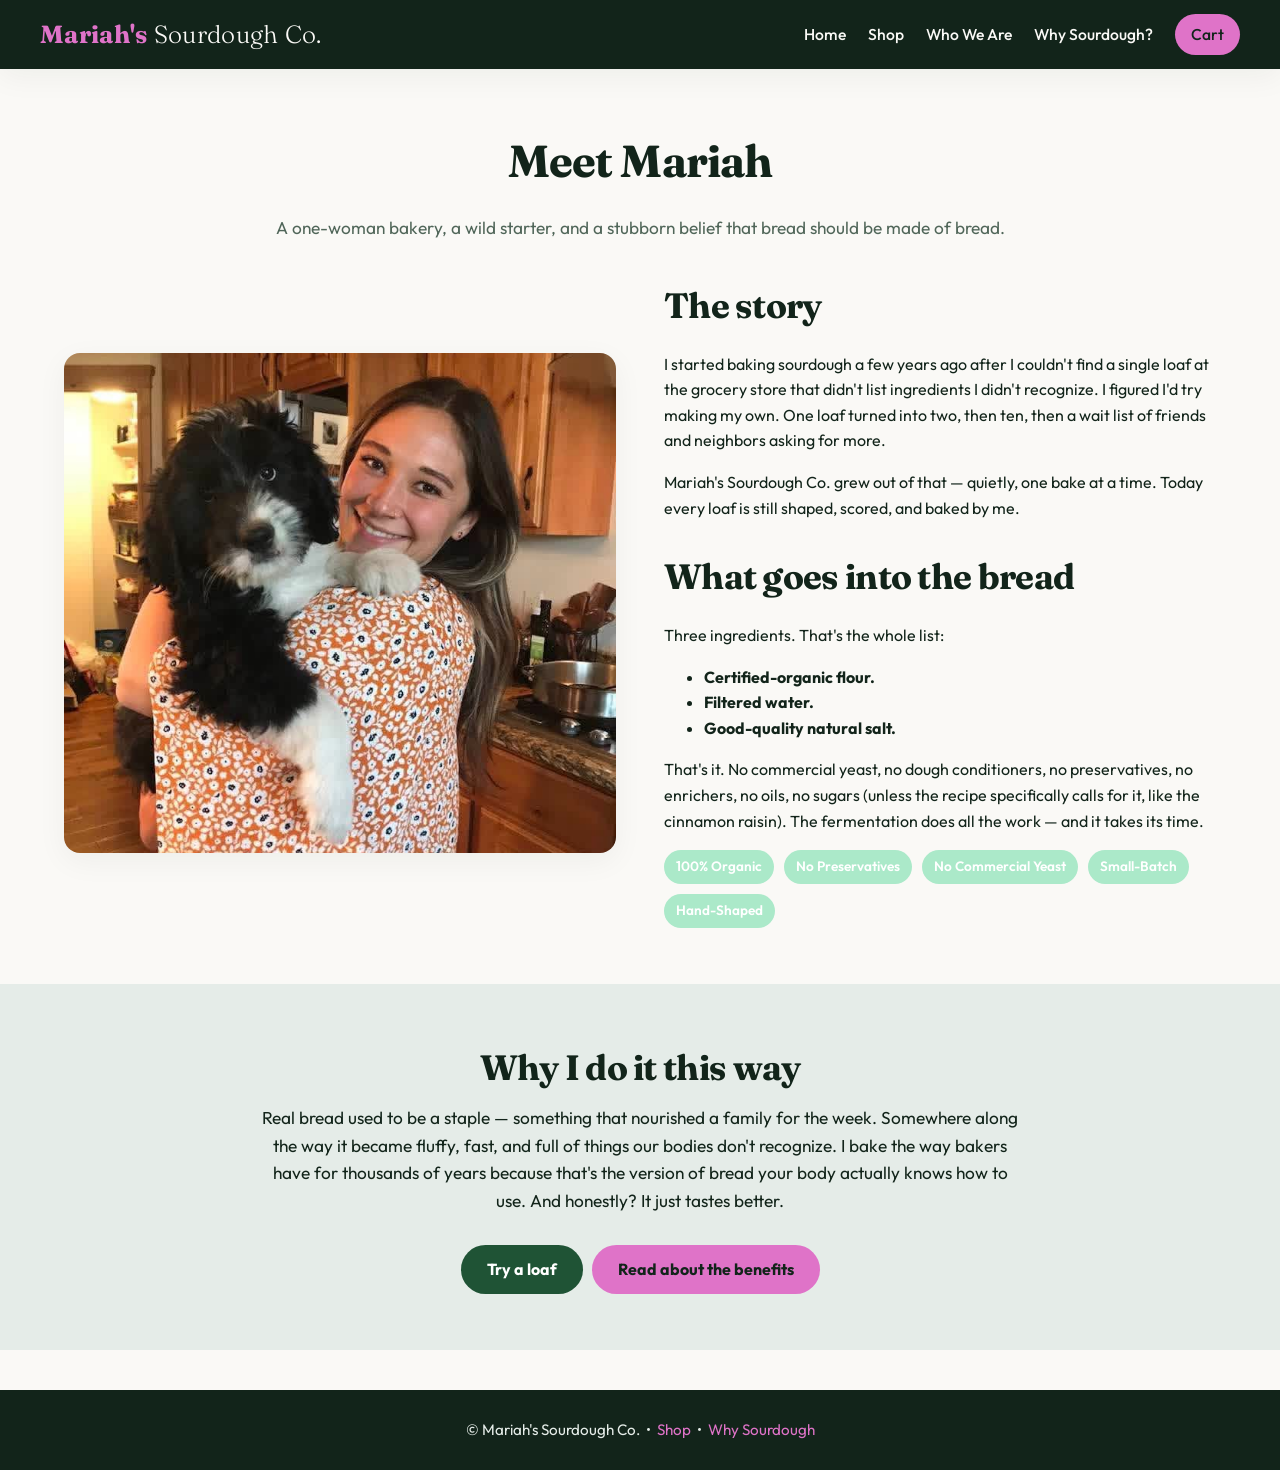
<file: about.html>
<!DOCTYPE html>
<html lang="en">
<head>
  <meta charset="UTF-8">
  <meta name="viewport" content="width=device-width, initial-scale=1.0">
  <title>Who We Are — Mariah's Sourdough Co.</title>
  <link rel="stylesheet" href="styles.css">
</head>
<body>

  <header class="site-header">
    <div class="nav-wrap">
      <a href="index.html" class="brand">Mariah's <span>Sourdough Co.</span></a>
      <nav class="site-nav">
        <a href="index.html">Home</a>
        <a href="shop.html">Shop</a>
        <a href="about.html">Who We Are</a>
        <a href="why-sourdough.html">Why Sourdough?</a>
        <a class="cart-link" href="cart.html">Cart<span data-cart-count></span></a>
      </nav>
    </div>
  </header>

  <section class="container">
    <h1 class="section-title">Meet Mariah</h1>
    <p class="section-sub">A one-woman bakery, a wild starter, and a stubborn belief that bread should be made of bread.</p>

    <div class="story-grid">
      <img src="mariah.jpg" alt="Mariah at home with her puppy">
      <div>
        <h2>The story</h2>
        <p>I started baking sourdough a few years ago after I couldn't find a single loaf at the grocery store that didn't list ingredients I didn't recognize. I figured I'd try making my own. One loaf turned into two, then ten, then a wait list of friends and neighbors asking for more.</p>
        <p>Mariah's Sourdough Co. grew out of that — quietly, one bake at a time. Today every loaf is still shaped, scored, and baked by me.</p>

        <h2 style="margin-top:28px;">What goes into the bread</h2>
        <p>Three ingredients. That's the whole list:</p>
        <ul>
          <li><strong>Certified-organic flour.</strong></li>
          <li><strong>Filtered water.</strong></li>
          <li><strong>Good-quality natural salt.</strong></li>
        </ul>
        <p>That's it. No commercial yeast, no dough conditioners, no preservatives, no enrichers, no oils, no sugars (unless the recipe specifically calls for it, like the cinnamon raisin). The fermentation does all the work — and it takes its time.</p>

        <div class="tag-row">
          <span class="tag">100% Organic</span>
          <span class="tag">No Preservatives</span>
          <span class="tag">No Commercial Yeast</span>
          <span class="tag">Small-Batch</span>
          <span class="tag">Hand-Shaped</span>
        </div>
      </div>
    </div>
  </section>

  <section style="background: var(--soft);">
    <div class="container">
      <h2 class="section-title">Why I do it this way</h2>
      <p style="max-width:760px; margin:0 auto; text-align:center; font-size:1.08rem;">
        Real bread used to be a staple — something that nourished a family for the week. Somewhere along the way it became fluffy, fast, and full of things our bodies don't recognize. I bake the way bakers have for thousands of years because that's the version of bread your body actually knows how to use. And honestly? It just tastes better.
      </p>
      <div style="text-align:center; margin-top:30px;">
        <a class="btn" href="shop.html">Try a loaf</a>
        &nbsp;
        <a class="btn secondary" href="why-sourdough.html">Read about the benefits</a>
      </div>
    </div>
  </section>

  <footer class="site-footer">
    © Mariah's Sourdough Co. &nbsp;•&nbsp;
    <a href="shop.html">Shop</a> &nbsp;•&nbsp;
    <a href="why-sourdough.html">Why Sourdough</a>
  </footer>

  <script src="script.js"></script>
</body>
</html>
</file>
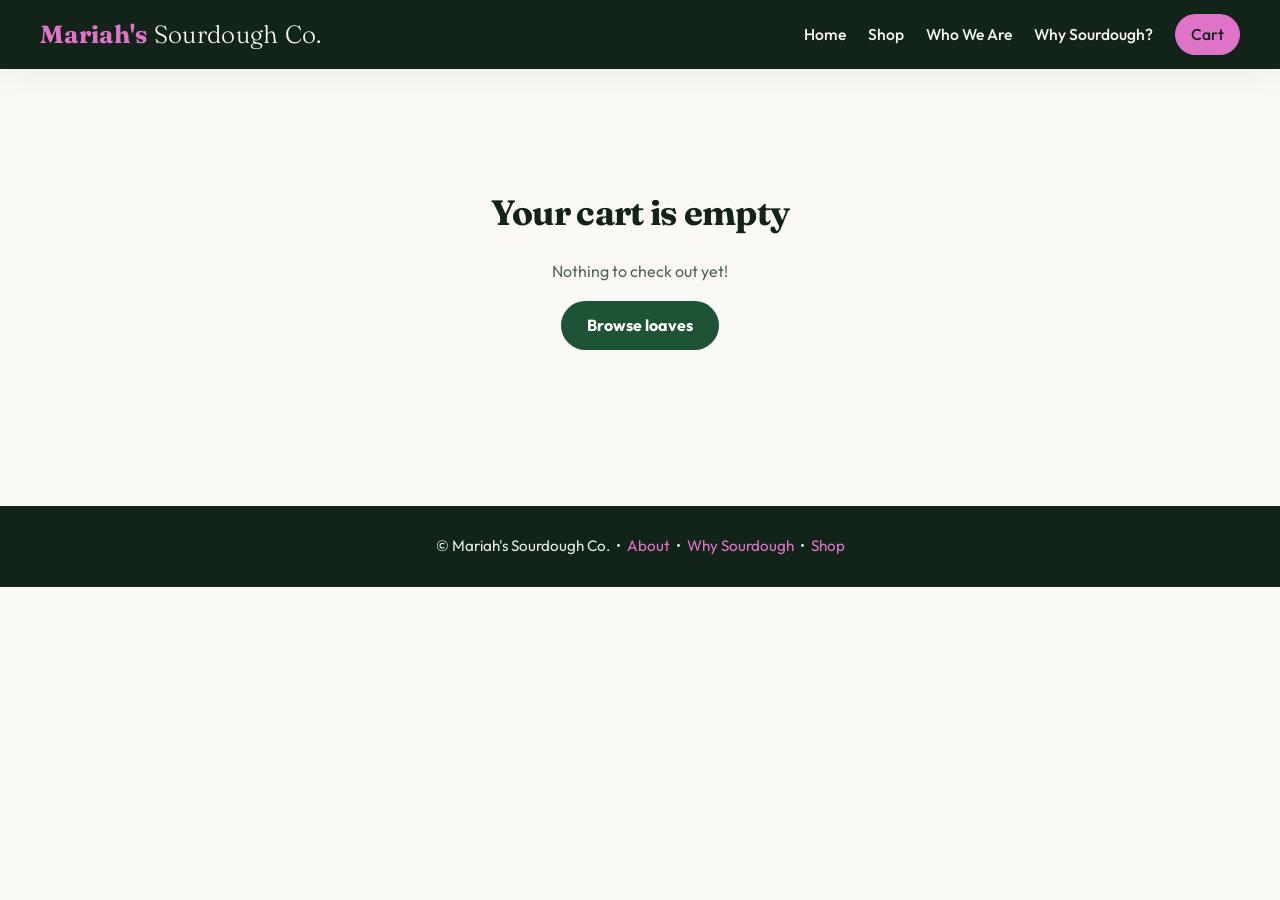
<file: checkout.html>
<!DOCTYPE html>
<html lang="en">
<head>
  <meta charset="UTF-8">
  <meta name="viewport" content="width=device-width, initial-scale=1.0">
  <title>Checkout — Mariah's Sourdough Co.</title>
  <link rel="stylesheet" href="styles.css">
  <style>
    .venmo-box {
      background: #F4F7F5;
      border: 1.5px solid var(--crust);
      border-radius: var(--radius);
      padding: 20px 22px;
      margin-top: 8px;
    }
    .venmo-row {
      display: flex;
      align-items: center;
      justify-content: space-between;
      gap: 12px;
      padding: 12px 0;
      border-bottom: 1px solid #E4E9E6;
    }
    .venmo-row:last-of-type { border-bottom: none; }
    .venmo-label { font-size: 0.85rem; color: var(--muted); font-weight: 600; }
    .venmo-value {
      font-family: 'Fraunces', Georgia, serif;
      font-size: 1.25rem;
      color: var(--cocoa);
      font-weight: bold;
    }
    .venmo-amount-value { color: var(--terracotta); font-size: 1.5rem; }
    .copy-btn {
      background: var(--cocoa);
      color: var(--crust);
      border: none;
      padding: 6px 14px;
      border-radius: 6px;
      font-size: 0.82rem;
      font-weight: bold;
      cursor: pointer;
    }
    .copy-btn:hover { background: #26362c; }
    .open-venmo-btn {
      display: inline-block;
      width: 100%;
      background: #008CFF;
      color: #fff !important;
      border: none;
      padding: 14px 22px;
      border-radius: 10px;
      font-size: 1.05rem;
      font-weight: bold;
      cursor: pointer;
      text-align: center;
      text-decoration: none;
      margin: 14px 0 0;
      transition: background .15s ease;
    }
    .open-venmo-btn:hover { background: #006fcc; text-decoration: none; }
    .venmo-instructions {
      margin-top: 14px;
      padding: 12px 14px;
      background: var(--soft);
      border-radius: 8px;
      font-size: 0.9rem;
      color: var(--cocoa);
      line-height: 1.5;
    }
    .venmo-instructions ol { margin: 8px 0 0; padding-left: 22px; }
    .venmo-instructions li { margin-bottom: 4px; }
    .local-note {
      font-size: 0.85rem;
      color: #76877D;
      margin-top: 8px;
      font-style: italic;
    }
    .submit-error {
      background: #fff0f0;
      border: 1px solid #d06a6a;
      color: #8a2a2a;
      padding: 10px 14px;
      border-radius: 8px;
      margin-top: 12px;
      font-size: 0.9rem;
      display: none;
    }
    .submit-error.show { display: block; }
  </style>
</head>
<body>

  <header class="site-header">
    <div class="nav-wrap">
      <a href="index.html" class="brand">Mariah's <span>Sourdough Co.</span></a>
      <nav class="site-nav">
        <a href="index.html">Home</a>
        <a href="shop.html">Shop</a>
        <a href="about.html">Who We Are</a>
        <a href="why-sourdough.html">Why Sourdough?</a>
        <a class="cart-link" href="cart.html">Cart<span data-cart-count></span></a>
      </nav>
    </div>
  </header>

  <section class="container" id="checkout-main">
    <h1 class="section-title">Checkout</h1>
    <p class="section-sub">Just your name and number, then pay with Venmo. We'll deliver locally — no shipping needed.</p>

    <div class="checkout-grid">
      <form id="venmo-order-form" class="checkout-form" novalidate
            action="https://formspree.io/f/xbdenaoj" method="POST">

        <h2>Your info</h2>
        <div class="co-row">
          <label>Full name
            <input type="text" name="full_name" required placeholder="Jane Baker">
          </label>
        </div>

        <h2>Pay with Venmo</h2>

        <div class="venmo-box">
          <div class="venmo-row">
            <div>
              <div class="venmo-label">Send this much</div>
              <div class="venmo-value venmo-amount-value" id="amount-display">$0.00</div>
            </div>
          </div>

          <div class="venmo-row">
            <div>
              <div class="venmo-label">To this Venmo handle</div>
              <div class="venmo-value" id="pay-handle">@mariahmetoyer</div>
            </div>
            <button type="button" class="copy-btn" onclick="copyText('pay-handle', this)">Copy</button>
          </div>

          <a class="open-venmo-btn" href="https://venmo.com/mariahmetoyer" target="_blank" rel="noopener">Open Venmo →</a>

          <div class="venmo-instructions">
            <strong>How it works:</strong>
            <ol>
              <li>Tap <strong>Open Venmo</strong> above (it'll take you straight to Mariah's profile)</li>
              <li>Send the amount shown</li>
              <li>Come back here and tap "I've sent it" below</li>
              <li>Mariah will text you to confirm</li>
            </ol>
          </div>
        </div>

        <input type="hidden" name="order_items" id="hidden-order-items">
        <input type="hidden" name="order_subtotal" id="hidden-subtotal">
        <input type="hidden" name="order_discount" id="hidden-discount">
        <input type="hidden" name="order_total" id="hidden-total">
        <input type="hidden" name="loaf_count" id="hidden-count">
        <input type="hidden" name="_subject" value="New sourdough order">

        <div class="submit-error" id="submit-error">
          Something went wrong submitting your order. Please try again, or text Mariah directly.
        </div>

        <button type="submit" id="submit-btn" class="btn" style="width:100%; margin-top:14px; font-size:1.05rem;">
          I've sent payment — submit order
        </button>

        <p class="co-legal">Your order isn't confirmed until Mariah has verified the payment. She'll text you within a few hours.</p>
      </form>

      <aside class="checkout-summary" id="order-summary">
        <h2>Order Summary</h2>
        <div class="co-lines" id="summary-lines"></div>
        <div class="co-totals" id="summary-totals"></div>
      </aside>
    </div>
  </section>

  <footer class="site-footer">
    © Mariah's Sourdough Co. &nbsp;•&nbsp;
    <a href="about.html">About</a> &nbsp;•&nbsp;
    <a href="why-sourdough.html">Why Sourdough</a> &nbsp;•&nbsp;
    <a href="shop.html">Shop</a>
  </footer>

  <script src="script.js"></script>
  <script>
    function copyText(id, btn) {
      const text = document.getElementById(id).innerText;
      navigator.clipboard.writeText(text).then(() => {
        const original = btn.textContent;
        btn.textContent = 'Copied!';
        setTimeout(() => { btn.textContent = original; }, 1200);
      });
    }

    function renderVenmoCheckout() {
      const cart = getCart();
      const ids = Object.keys(cart);
      const main = document.getElementById('checkout-main');

      if (ids.length === 0) {
        main.innerHTML = `
          <div class="empty-cart" style="text-align:center; padding:60px 20px;">
            <h2>Your cart is empty</h2>
            <p>Nothing to check out yet!</p>
            <a class="btn" href="shop.html">Browse loaves</a>
          </div>`;
        return;
      }

      const totals = cartTotals(cart);

      // Render order summary sidebar
      let itemsHtml = '';
      let orderItemsText = '';
      ids.forEach(id => {
        const p = PRODUCTS[id];
        if (!p) return;
        const qty = cart[id];
        itemsHtml += `
          <div class="co-line">
            <img src="${p.img}" alt="${p.name}">
            <div class="co-line-body">
              <div class="co-line-name">${p.name}</div>
              <div class="co-line-qty">Qty ${qty} × $${p.price.toFixed(2)}</div>
            </div>
            <div class="co-line-total">$${(p.price * qty).toFixed(2)}</div>
          </div>`;
        orderItemsText += `${p.name} × ${qty} = $${(p.price * qty).toFixed(2)}\n`;
      });
      document.getElementById('summary-lines').innerHTML = itemsHtml;

      let totalsHtml = `
        <div class="row"><span>Loaves</span><span>${totals.count}</span></div>
        <div class="row"><span>Subtotal</span><span>$${totals.subtotal.toFixed(2)}</span></div>`;
      if (totals.rate > 0) {
        totalsHtml += `<div class="row discount"><span>Discount (${(totals.rate * 100).toFixed(0)}% off)</span><span>−$${totals.discount.toFixed(2)}</span></div>`;
      }
      totalsHtml += `
        <div class="row"><span>Delivery</span><span>$0.00</span></div>
        <div class="row total"><span>Total</span><span>$${totals.total.toFixed(2)}</span></div>`;
      document.getElementById('summary-totals').innerHTML = totalsHtml;

      // Update the Venmo amount display
      document.getElementById('amount-display').textContent = `$${totals.total.toFixed(2)}`;

      // Pre-fill hidden inputs that will go to Formspree
      document.getElementById('hidden-order-items').value = orderItemsText.trim();
      document.getElementById('hidden-subtotal').value = `$${totals.subtotal.toFixed(2)}`;
      document.getElementById('hidden-discount').value = totals.rate > 0
        ? `${(totals.rate * 100).toFixed(0)}% off (−$${totals.discount.toFixed(2)})`
        : 'none';
      document.getElementById('hidden-total').value = `$${totals.total.toFixed(2)}`;
      document.getElementById('hidden-count').value = totals.count;
    }

    function wireVenmoForm() {
      const form = document.getElementById('venmo-order-form');
      if (!form) return;

      form.addEventListener('submit', async (e) => {
        e.preventDefault();

        const submitBtn = document.getElementById('submit-btn');
        const errorBox = document.getElementById('submit-error');
        errorBox.classList.remove('show');
        submitBtn.disabled = true;
        submitBtn.textContent = 'Sending...';

        const data = new FormData(form);

        try {
          const response = await fetch(form.action, {
            method: 'POST',
            body: data,
            headers: { 'Accept': 'application/json' }
          });

          if (response.ok) {
            showOrderConfirmation(
              data.get('full_name') || 'friend',
              data.get('order_total') || '',
              data.get('loaf_count') || ''
            );
            clearCart();
          } else {
            const errData = await response.json().catch(() => ({}));
            errorBox.textContent = (errData.error || 'Something went wrong submitting your order. Please try again, or text Mariah directly.');
            errorBox.classList.add('show');
            submitBtn.disabled = false;
            submitBtn.textContent = "I've sent payment — submit order";
          }
        } catch (err) {
          errorBox.textContent = 'Network error — please check your connection and try again.';
          errorBox.classList.add('show');
          submitBtn.disabled = false;
          submitBtn.textContent = "I've sent payment — submit order";
        }
      });
    }

    function showOrderConfirmation(name, total, count) {
      const main = document.getElementById('checkout-main');
      main.innerHTML = `
        <div class="co-success">
          <div class="co-success-icon">✓</div>
          <h1>Order received!</h1>
          <p class="co-success-sub">Thanks, ${escapeHtml(name)}. We've got your order for <strong>${escapeHtml(count)} loaf${count == 1 ? '' : 'es'}</strong> totaling <strong>${escapeHtml(total)}</strong>.</p>
          <p>Mariah will text you within a few hours to confirm the Venmo payment came through.</p>
          <a class="btn" href="index.html">Back to home</a>
          &nbsp;
          <a class="btn secondary" href="shop.html">Keep shopping</a>
        </div>`;
      updateCartBadge();
    }

    function escapeHtml(str) {
      if (str == null) return '';
      return String(str).replace(/[&<>"']/g, c => ({
        '&': '&amp;', '<': '&lt;', '>': '&gt;', '"': '&quot;', "'": '&#39;'
      })[c]);
    }

    document.addEventListener('DOMContentLoaded', () => {
      renderVenmoCheckout();
      wireVenmoForm();
    });
  </script>

</body>
</html>
</file>
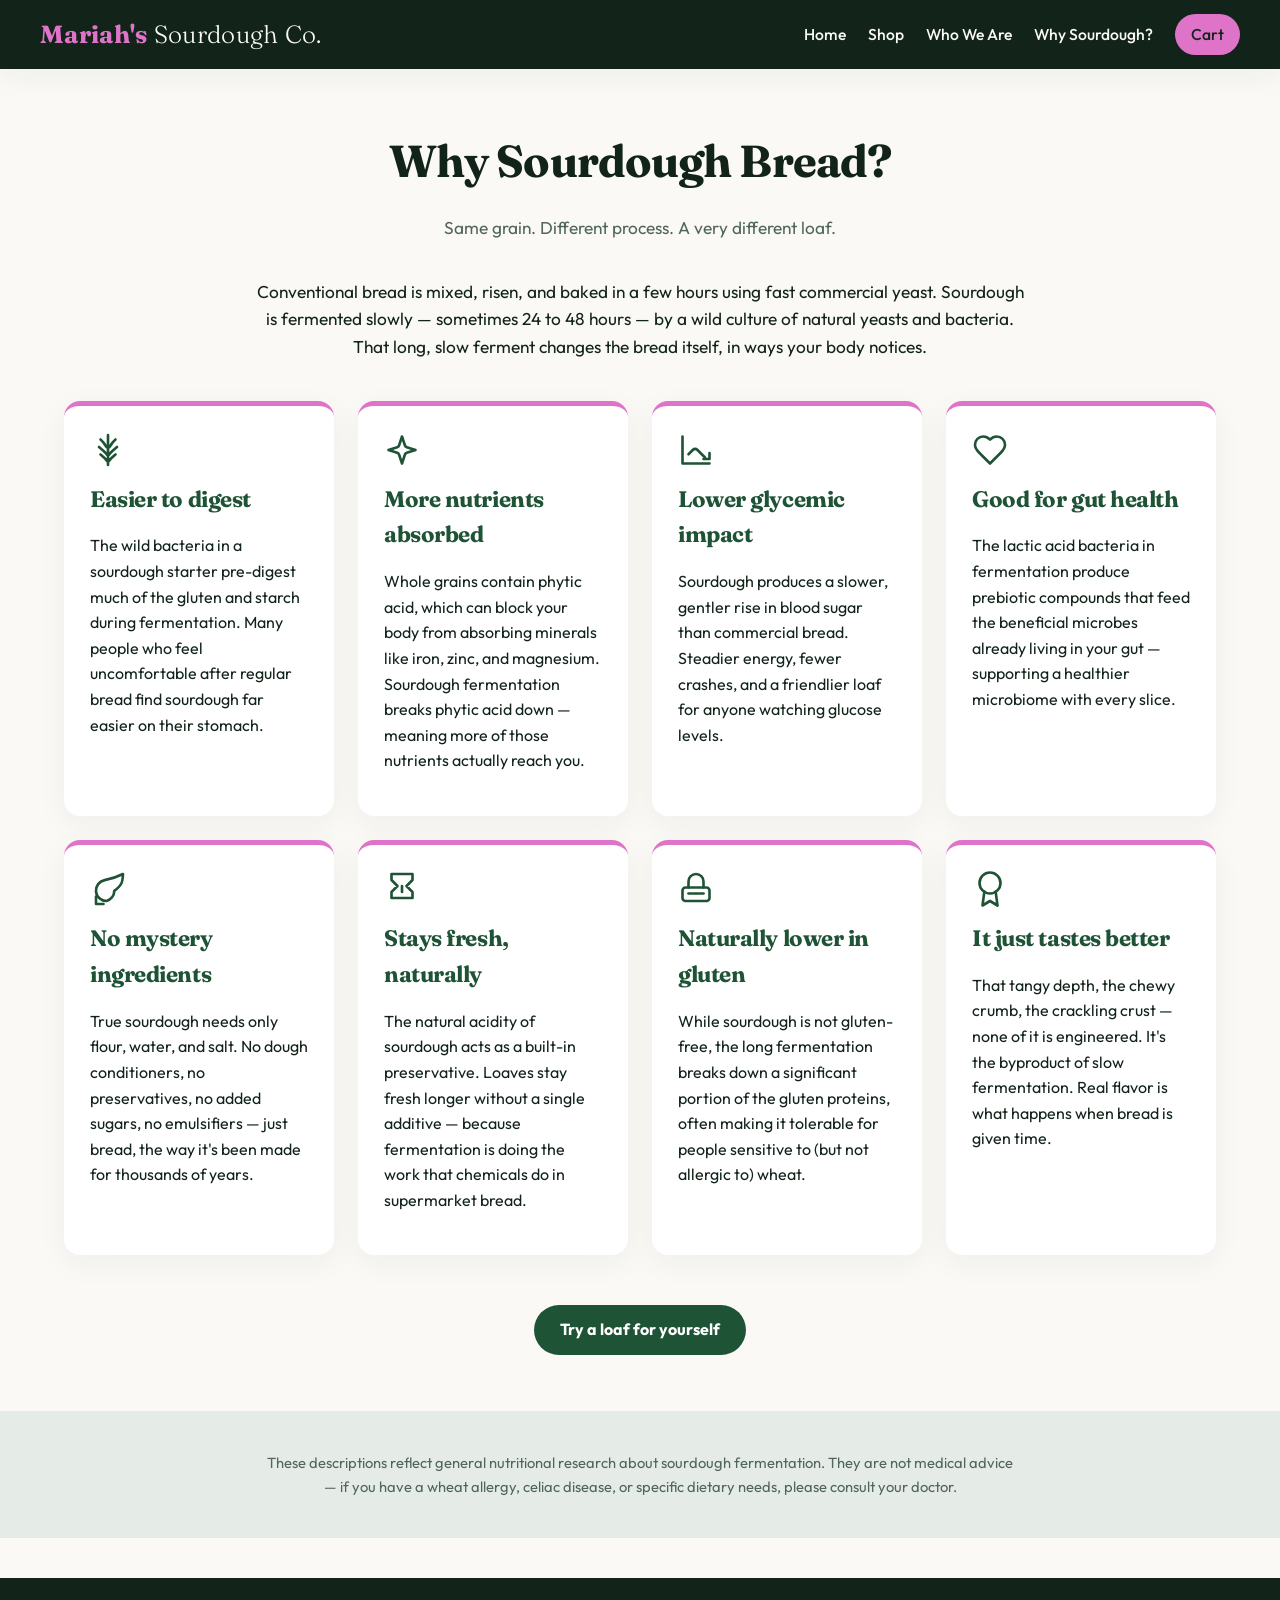
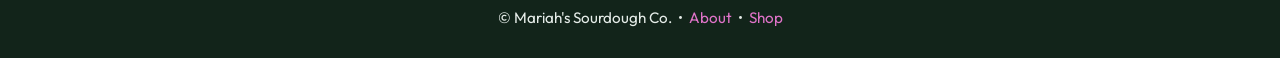
<file: why-sourdough.html>
<!DOCTYPE html>
<html lang="en">
<head>
  <meta charset="UTF-8">
  <meta name="viewport" content="width=device-width, initial-scale=1.0">
  <title>Why Sourdough? — Mariah's Sourdough Co.</title>
  <link rel="stylesheet" href="styles.css">
</head>
<body>

  <header class="site-header">
    <div class="nav-wrap">
      <a href="index.html" class="brand">Mariah's <span>Sourdough Co.</span></a>
      <nav class="site-nav">
        <a href="index.html">Home</a>
        <a href="shop.html">Shop</a>
        <a href="about.html">Who We Are</a>
        <a href="why-sourdough.html">Why Sourdough?</a>
        <a class="cart-link" href="cart.html">Cart<span data-cart-count></span></a>
      </nav>
    </div>
  </header>

  <section class="container">
    <h1 class="section-title">Why Sourdough Bread?</h1>
    <p class="section-sub">Same grain. Different process. A very different loaf.</p>

    <p style="max-width:780px; margin:0 auto 40px; text-align:center; font-size:1.08rem;">
      Conventional bread is mixed, risen, and baked in a few hours using fast commercial yeast. Sourdough is fermented slowly — sometimes 24 to 48 hours — by a wild culture of natural yeasts and bacteria. That long, slow ferment changes the bread itself, in ways your body notices.
    </p>

    <div class="benefit-grid">
      <div class="benefit-card">
        <span class="benefit-icon">
          <svg viewBox="0 0 24 24" width="36" height="36" stroke="currentColor" stroke-width="1.75" fill="none" stroke-linecap="round" stroke-linejoin="round">
            <path d="M12 2v20M17 5c-1.67 1.33-3 3.33-4 5M7 5c1.67 1.33 3 3.33 4 5M18 10c-2 1.67-4.33 3.33-5.5 5.5M6 10c2 1.67 4.33 3.33 5.5 5.5M17 15c-1.67 1.33-3.33 2.67-4.5 4.5M7 15c1.67 1.33 3.33 2.67 4.5 4.5"/>
          </svg>
        </span>
        <h3>Easier to digest</h3>
        <p>The wild bacteria in a sourdough starter pre-digest much of the gluten and starch during fermentation. Many people who feel uncomfortable after regular bread find sourdough far easier on their stomach.</p>
      </div>

      <div class="benefit-card">
        <span class="benefit-icon">
          <svg viewBox="0 0 24 24" width="36" height="36" stroke="currentColor" stroke-width="1.75" fill="none" stroke-linecap="round" stroke-linejoin="round">
            <path d="m12 3-1.912 5.813a2 2 0 0 1-1.275 1.275L3 12l5.813 1.912a2 2 0 0 1 1.275 1.275L12 21l1.912-5.813a2 2 0 0 1 1.275-1.275L21 12l-5.813-1.912a2 2 0 0 1-1.275-1.275L12 3Z"/>
          </svg>
        </span>
        <h3>More nutrients absorbed</h3>
        <p>Whole grains contain phytic acid, which can block your body from absorbing minerals like iron, zinc, and magnesium. Sourdough fermentation breaks phytic acid down — meaning more of those nutrients actually reach you.</p>
      </div>

      <div class="benefit-card">
        <span class="benefit-icon">
          <svg viewBox="0 0 24 24" width="36" height="36" stroke="currentColor" stroke-width="1.75" fill="none" stroke-linecap="round" stroke-linejoin="round">
            <path d="M3 3v18h18M18 17l-5.18-5.18a2 2 0 0 0-2.83 0L7 14.83M21 14v4h-4"/>
          </svg>
        </span>
        <h3>Lower glycemic impact</h3>
        <p>Sourdough produces a slower, gentler rise in blood sugar than commercial bread. Steadier energy, fewer crashes, and a friendlier loaf for anyone watching glucose levels.</p>
      </div>

      <div class="benefit-card">
        <span class="benefit-icon">
          <svg viewBox="0 0 24 24" width="36" height="36" stroke="currentColor" stroke-width="1.75" fill="none" stroke-linecap="round" stroke-linejoin="round">
            <path d="M19 14c1.49-1.46 3-3.21 3-5.5A5.5 5.5 0 0 0 16.5 3c-1.76 0-3 .5-4.5 2-1.5-1.5-2.74-2-4.5-2A5.5 5.5 0 0 0 2 8.5c0 2.3 1.5 4.05 3 5.5l7 7Z"/>
          </svg>
        </span>
        <h3>Good for gut health</h3>
        <p>The lactic acid bacteria in fermentation produce prebiotic compounds that feed the beneficial microbes already living in your gut — supporting a healthier microbiome with every slice.</p>
      </div>

      <div class="benefit-card">
        <span class="benefit-icon">
          <svg viewBox="0 0 24 24" width="36" height="36" stroke="currentColor" stroke-width="1.75" fill="none" stroke-linecap="round" stroke-linejoin="round">
            <path d="M11 20A7 7 0 0 1 9.8 6.1C15.5 5 17 4.48 22 2c-.28 5.75-.76 7.46-5.8 11.24a7.24 7.24 0 0 1-5.2 6.76Z"/>
            <path d="M9 22H4v-5"/>
          </svg>
        </span>
        <h3>No mystery ingredients</h3>
        <p>True sourdough needs only flour, water, and salt. No dough conditioners, no preservatives, no added sugars, no emulsifiers — just bread, the way it's been made for thousands of years.</p>
      </div>

      <div class="benefit-card">
        <span class="benefit-icon">
          <svg viewBox="0 0 24 24" width="36" height="36" stroke="currentColor" stroke-width="1.75" fill="none" stroke-linecap="round" stroke-linejoin="round">
            <path d="M5 2h14v4l-4 4 4 4v4H5v-4l4-4-4-4V2z"/>
            <path d="M12 10v4"/>
          </svg>
        </span>
        <h3>Stays fresh, naturally</h3>
        <p>The natural acidity of sourdough acts as a built-in preservative. Loaves stay fresh longer without a single additive — because fermentation is doing the work that chemicals do in supermarket bread.</p>
      </div>

      <div class="benefit-card">
        <span class="benefit-icon">
          <svg viewBox="0 0 24 24" width="36" height="36" stroke="currentColor" stroke-width="1.75" fill="none" stroke-linecap="round" stroke-linejoin="round">
            <path d="M7 11V7a5 5 0 0 1 10 0v4"/>
            <rect x="3" y="11" width="18" height="9" rx="2"/>
            <path d="M7 15h10"/>
          </svg>
        </span>
        <h3>Naturally lower in gluten</h3>
        <p>While sourdough is not gluten-free, the long fermentation breaks down a significant portion of the gluten proteins, often making it tolerable for people sensitive to (but not allergic to) wheat.</p>
      </div>

      <div class="benefit-card">
        <span class="benefit-icon">
          <svg viewBox="0 0 24 24" width="36" height="36" stroke="currentColor" stroke-width="1.75" fill="none" stroke-linecap="round" stroke-linejoin="round">
            <circle cx="12" cy="8" r="7"/>
            <path d="M8.21 13.89 7 23l5-3 5 3-1.21-9.12"/>
          </svg>
        </span>
        <h3>It just tastes better</h3>
        <p>That tangy depth, the chewy crumb, the crackling crust — none of it is engineered. It's the byproduct of slow fermentation. Real flavor is what happens when bread is given time.</p>
      </div>
    </div>

    <div style="text-align:center; margin-top:50px;">
      <a class="btn" href="shop.html">Try a loaf for yourself</a>
    </div>
  </section>

  <section style="background: var(--soft);">
    <div class="container" style="padding-top:40px; padding-bottom:40px;">
      <p style="text-align:center; font-size:0.92rem; color: var(--muted); max-width:760px; margin:0 auto;">
        These descriptions reflect general nutritional research about sourdough fermentation. They are not medical advice — if you have a wheat allergy, celiac disease, or specific dietary needs, please consult your doctor.
      </p>
    </div>
  </section>

  <footer class="site-footer">
    © Mariah's Sourdough Co. &nbsp;•&nbsp;
    <a href="about.html">About</a> &nbsp;•&nbsp;
    <a href="shop.html">Shop</a>
  </footer>

  <script src="script.js"></script>
</body>
</html>
</file>
<file: styles.css>
/* =========================================================
   Mariah's Sourdough Co. — shared styles
   Palette: Forest green, warm champagne, refined terracotta/clay
   ========================================================= */

@import url('https://fonts.googleapis.com/css2?family=Fraunces:ital,opsz,wght@0,9..144,300..900;1,9..144,300..900&family=Outfit:wght@100..900&display=swap');

:root {
  --cream:        #FAF9F6;   /* Alabaster off-white for a cleaner, modern background */
  --crust:        #df73c8;   /* Modern warm champagne/oat gold */
  --crust-dark:   #c253ac;   /* Richer gold border/accent */
  --terracotta:   #1F5335;   /* Rich primary forest green for CTA buttons, active links, prices */
  --cocoa:        #12241A;   /* Obsidian green-black for text and headers */
  --sage:         #abe9c9;   /* Bright fresh green for success states/added to cart */
  --soft:         #E5ECE8;   /* Soft sage-tinted sand-gray */
  --shadow:       0 8px 30px rgba(18, 36, 26, 0.05); /* Softer, high-end shadow */
  --radius:       16px;      /* Slightly more rounded corners for a modern UI */
  --muted:        #506659;   /* Muted pine-gray for description/secondary text */
}

* { box-sizing: border-box; }

html, body {
  margin: 0;
  padding: 0;
  font-family: 'Outfit', 'Helvetica Neue', Helvetica, Arial, sans-serif;
  color: var(--cocoa);
  background: var(--cream);
  line-height: 1.6;
  scroll-behavior: smooth;
}

h1, h2, h3 {
  font-family: 'Fraunces', Georgia, 'Times New Roman', serif;
  font-weight: 700;
  color: var(--cocoa);
  letter-spacing: -0.02em;
  margin: 0 0 0.5em;
}

h1 { font-size: 2.8rem; }
h2 { font-size: 2.2rem; }
h3 { font-size: 1.4rem; }

a { color: var(--terracotta); text-decoration: none; transition: color .15s ease; }
a:hover { text-decoration: underline; color: #173F28; }

img { max-width: 100%; display: block; }

/* ---------- Header / nav ---------- */
.site-header {
  background: var(--cocoa);
  color: var(--cream);
  padding: 14px 28px;
  position: sticky;
  top: 0;
  z-index: 50;
  box-shadow: var(--shadow);
}

.nav-wrap {
  max-width: 1200px;
  margin: 0 auto;
  display: flex;
  justify-content: space-between;
  align-items: center;
  gap: 18px;
  flex-wrap: wrap;
}

.brand {
  font-family: 'Fraunces', Georgia, serif;
  font-size: 1.55rem;
  color: var(--crust);
  font-weight: 700;
  letter-spacing: 0.3px;
  text-decoration: none;
  transition: opacity .15s ease;
}
.brand:hover { text-decoration: none; opacity: 0.85; }
.brand span { color: var(--cream); font-weight: 300; }

.site-nav {
  display: flex;
  gap: 22px;
  align-items: center;
  flex-wrap: wrap;
}

.site-nav a {
  color: var(--cream);
  font-weight: 500;
  font-size: 0.98rem;
}
.site-nav a:hover { color: var(--crust); text-decoration: none; }

.cart-link {
  background: var(--crust);
  color: var(--cocoa) !important;
  padding: 8px 16px;
  border-radius: 999px;
  font-weight: bold;
  transition: background .15s ease, transform .12s ease;
}
.cart-link:hover { background: #d2a75b; transform: translateY(-1px); }

/* ---------- Hero ---------- */
.hero {
  position: relative;
  height: 70vh;
  min-height: 460px;
  background:
    linear-gradient(180deg, rgba(24, 36, 29, 0.5), rgba(24, 36, 29, 0.65)),
    url('https://images.unsplash.com/photo-1509440159596-0249088772ff?auto=format&fit=crop&w=1800&q=80') center/cover no-repeat;
  display: flex;
  align-items: center;
  justify-content: center;
  text-align: center;
  color: var(--cream);
  padding: 0 24px;
}

.hero h1 {
  color: var(--cream);
  font-size: 3.4rem;
  max-width: 900px;
  text-shadow: 0 2px 16px rgba(0,0,0,0.4);
}

.hero p.lead {
  font-size: 1.25rem;
  max-width: 720px;
  margin: 8px auto 24px;
  text-shadow: 0 2px 10px rgba(0,0,0,0.4);
}

/* ---------- Buttons ---------- */
.btn {
  display: inline-block;
  background: var(--terracotta);
  color: #fff;
  border: none;
  padding: 12px 26px;
  font-size: 1rem;
  font-weight: bold;
  border-radius: 999px;
  cursor: pointer;
  transition: transform .12s ease, background .15s ease, box-shadow .15s ease;
  text-decoration: none;
}
.btn:hover { background: #173F28; transform: translateY(-1px); text-decoration: none; box-shadow: 0 4px 12px rgba(31, 83, 53, 0.25); }

.btn.secondary { background: var(--crust); color: var(--cocoa); }
.btn.secondary:hover { background: #d2a75b; }

.btn.ghost {
  background: transparent;
  color: var(--cream);
  border: 2px solid var(--cream);
}
.btn.ghost:hover { background: var(--cream); color: var(--cocoa); }

/* ---------- Containers / sections ---------- */
.container {
  max-width: 1200px;
  margin: 0 auto;
  padding: 56px 24px;
}

.section-title {
  text-align: center;
  margin-bottom: 8px;
}
.section-sub {
  text-align: center;
  color: var(--muted);
  margin-bottom: 36px;
  font-size: 1.08rem;
}

/* ---------- Deals banner ---------- */
.deal-banner {
  background: linear-gradient(90deg, var(--terracotta), var(--sage));
  color: #fff;
  text-align: center;
  padding: 14px 16px;
  font-weight: 600;
  font-size: 1.02rem;
  letter-spacing: 0.2px;
}
.deal-banner strong { background: rgba(0,0,0,0.18); padding: 2px 8px; border-radius: 4px; }

/* ---------- Product grid ---------- */
.product-grid {
  display: grid;
  grid-template-columns: repeat(auto-fit, minmax(260px, 1fr));
  gap: 28px;
}

.product-card {
  background: #fff;
  border-radius: var(--radius);
  overflow: hidden;
  box-shadow: var(--shadow);
  display: flex;
  flex-direction: column;
  transition: transform .18s ease, box-shadow .18s ease;
}
.product-card:hover {
  transform: translateY(-4px);
  box-shadow: 0 12px 28px rgba(24, 36, 29, 0.1);
}

.product-img {
  width: 100%;
  height: 220px;
  object-fit: cover;
}

.product-body {
  padding: 18px 20px 22px;
  display: flex;
  flex-direction: column;
  flex-grow: 1;
}

.product-name { margin: 0 0 6px; }
.product-desc {
  color: var(--muted);
  font-size: 0.95rem;
  flex-grow: 1;
  margin-bottom: 14px;
}
.product-price {
  font-family: 'Fraunces', Georgia, serif;
  color: var(--terracotta);
  font-size: 1.4rem;
  font-weight: bold;
  margin-bottom: 14px;
}

.add-btn {
  width: 100%;
  background: var(--cocoa);
  color: var(--crust);
  border: none;
  padding: 12px;
  font-weight: bold;
  font-size: 1rem;
  border-radius: 8px;
  cursor: pointer;
  transition: background .15s ease;
}
.add-btn:hover { background: #26362c; }
.add-btn.added { background: var(--sage); color: #fff; }

/* ---------- Deals callout cards ---------- */
.deals-row {
  display: grid;
  grid-template-columns: repeat(auto-fit, minmax(260px, 1fr));
  gap: 24px;
  margin-top: 24px;
}
.deal-card {
  background: var(--soft);
  border: 2px dashed var(--crust-dark);
  border-radius: var(--radius);
  padding: 26px;
  text-align: center;
}
.deal-card .pct {
  font-size: 2.6rem;
  color: var(--terracotta);
  font-family: 'Fraunces', Georgia, serif;
  font-weight: bold;
  display: block;
  margin-bottom: 4px;
}
.deal-card h3 { margin-bottom: 6px; }

/* ---------- About / story ---------- */
.story-grid {
  display: grid;
  grid-template-columns: 1fr 1fr;
  gap: 48px;
  align-items: center;
}
.story-grid img {
  border-radius: var(--radius);
  box-shadow: var(--shadow);
  height: 100%;
  max-height: 500px;
  object-fit: cover;
  width: 100%;
}
@media (max-width: 800px) {
  .story-grid { grid-template-columns: 1fr; }
}

.tag-row {
  display: flex;
  gap: 10px;
  flex-wrap: wrap;
  margin-top: 12px;
}
.tag {
  background: var(--sage);
  color: #fff;
  font-size: 0.85rem;
  padding: 6px 12px;
  border-radius: 999px;
  font-weight: 600;
}

/* ---------- Pairings (Home) ---------- */
.pairings-grid {
  display: grid;
  grid-template-columns: repeat(auto-fit, minmax(240px, 1fr));
  gap: 24px;
}
.pairing-card {
  background: #fff;
  border-radius: var(--radius);
  padding: 26px 24px;
  box-shadow: var(--shadow);
  border-left: 5px solid var(--terracotta);
  transition: transform .15s ease, box-shadow .15s ease;
}
.pairing-card:hover {
  transform: translateY(-3px);
  box-shadow: 0 12px 28px rgba(24, 36, 29, 0.10);
}
.pairing-card h3 {
  color: var(--cocoa);
  margin-bottom: 8px;
  font-size: 1.2rem;
}
.pairing-card p {
  color: var(--muted);
  margin: 0;
  font-size: 0.97rem;
  line-height: 1.55;
}

/* ---------- Benefits cards (Why Sourdough) ---------- */
.benefit-grid {
  display: grid;
  grid-template-columns: repeat(auto-fit, minmax(240px, 1fr));
  gap: 24px;
}
.benefit-card {
  background: #fff;
  border-radius: var(--radius);
  padding: 26px;
  box-shadow: var(--shadow);
  border-top: 5px solid var(--crust);
}
.benefit-card h3 { color: var(--terracotta); }
.benefit-icon {
  color: var(--terracotta);
  margin-bottom: 14px;
  display: block;
}
.benefit-icon svg {
  display: block;
}

/* ---------- Cart ---------- */
.cart-table {
  width: 100%;
  border-collapse: collapse;
  background: #fff;
  border-radius: var(--radius);
  overflow: hidden;
  box-shadow: var(--shadow);
}
.cart-table th, .cart-table td {
  padding: 16px;
  text-align: left;
  border-bottom: 1px solid #E4E9E6;
}
.cart-table th {
  background: var(--soft);
  color: var(--cocoa);
  font-family: 'Fraunces', Georgia, serif;
}
.cart-thumb {
  width: 70px; height: 70px; object-fit: cover; border-radius: 8px;
}
.qty-ctrl {
  display: inline-flex;
  align-items: center;
  gap: 8px;
}
.qty-ctrl button {
  width: 32px; height: 32px; border-radius: 50%;
  background: var(--crust); color: var(--cocoa);
  border: none; font-weight: bold; cursor: pointer;
  font-size: 1.1rem;
  transition: background .15s ease;
}
.qty-ctrl button:hover { background: #d2a75b; }
.remove-btn {
  background: none; border: none; color: var(--terracotta);
  cursor: pointer; font-size: 0.9rem; padding: 0;
}
.remove-btn:hover { text-decoration: underline; }

.cart-summary {
  margin-top: 28px;
  background: #fff;
  border-radius: var(--radius);
  padding: 24px 28px;
  box-shadow: var(--shadow);
  max-width: 420px;
  margin-left: auto;
}
.cart-summary .row {
  display: flex; justify-content: space-between;
  padding: 6px 0;
}
.cart-summary .row.total {
  border-top: 2px solid var(--cocoa);
  margin-top: 10px; padding-top: 12px;
  font-size: 1.3rem; font-weight: bold;
  color: var(--terracotta);
  font-family: 'Fraunces', Georgia, serif;
}
.discount { color: var(--sage); font-weight: 600; }

.empty-cart {
  text-align: center;
  padding: 60px 20px;
  color: var(--muted);
}

/* ---------- Checkout ---------- */
.checkout-grid {
  display: grid;
  grid-template-columns: 1.4fr 1fr;
  gap: 36px;
  align-items: start;
}
@media (max-width: 820px) {
  .checkout-grid { grid-template-columns: 1fr; }
}

.checkout-form {
  background: #fff;
  border-radius: var(--radius);
  padding: 28px 30px 32px;
  box-shadow: var(--shadow);
}
.checkout-form h2 {
  font-size: 1.15rem;
  margin: 22px 0 14px;
  padding-bottom: 6px;
  border-bottom: 1px solid #E4E9E6;
  color: var(--cocoa);
}
.checkout-form h2:first-of-type { margin-top: 4px; }

.co-row { margin-bottom: 14px; }
.co-row.two { display: grid; grid-template-columns: 1fr 1fr; gap: 14px; }
.co-row.three { display: grid; grid-template-columns: 1.4fr 0.6fr 1fr; gap: 14px; }
@media (max-width: 560px) {
  .co-row.two, .co-row.three { grid-template-columns: 1fr; }
}

.checkout-form label {
  display: block;
  font-size: 0.88rem;
  font-weight: 600;
  color: var(--muted);
  margin-bottom: 0;
}
.checkout-form input[type="text"],
.checkout-form input[type="email"],
.checkout-form input[type="tel"] {
  width: 100%;
  margin-top: 6px;
  padding: 11px 13px;
  border: 1.5px solid #D5DDD8;
  border-radius: 8px;
  font-size: 1rem;
  font-family: inherit;
  color: var(--cocoa);
  background: #FCFDFD;
  transition: border-color .15s ease, box-shadow .15s ease;
}
.checkout-form input:focus {
  outline: none;
  border-color: var(--crust);
  box-shadow: 0 0 0 3px rgba(223, 186, 115, 0.25);
}
.checkout-form input:invalid:not(:placeholder-shown) {
  border-color: #d06a6a;
}

.co-check {
  display: flex;
  align-items: center;
  gap: 10px;
  font-weight: 500 !important;
  font-size: 0.92rem !important;
  color: var(--cocoa) !important;
  margin-top: 6px;
}
.co-check input { margin: 0; }

.co-legal {
  font-size: 0.8rem;
  color: #76877D;
  margin-top: 14px;
  text-align: center;
}

/* Summary sidebar */
.checkout-summary {
  background: var(--soft);
  border-radius: var(--radius);
  padding: 24px 26px;
  box-shadow: var(--shadow);
  position: sticky;
  top: 90px;
}
.checkout-summary h2 {
  font-size: 1.3rem;
  margin: 0 0 16px;
  color: var(--cocoa);
}
.co-lines { display: flex; flex-direction: column; gap: 12px; margin-bottom: 18px; }
.co-line {
  display: grid;
  grid-template-columns: 54px 1fr auto;
  gap: 12px;
  align-items: center;
}
.co-line img {
  width: 54px; height: 54px;
  object-fit: cover;
  border-radius: 8px;
  background: #fff;
}
.co-line-name { font-weight: 600; font-size: 0.95rem; }
.co-line-qty { font-size: 0.85rem; color: var(--muted); }
.co-line-total { font-weight: 600; color: var(--cocoa); }

.co-totals { border-top: 1px solid #D5DDD8; padding-top: 14px; }
.co-totals .row { display: flex; justify-content: space-between; padding: 4px 0; font-size: 0.96rem; }
.co-totals .row.discount { color: var(--sage); font-weight: 600; }
.co-totals .row.total {
  border-top: 2px solid var(--cocoa);
  margin-top: 8px; padding-top: 10px;
  font-size: 1.2rem; font-weight: bold;
  color: var(--terracotta);
  font-family: 'Fraunces', Georgia, serif;
}

/* Notice about payment processor */
.co-notice {
  margin-top: 32px;
  background: #F4F7F5;
  border: 1px dashed var(--crust-dark);
  border-radius: var(--radius);
  padding: 16px 20px;
  font-size: 0.92rem;
  color: var(--muted);
  line-height: 1.5;
}
.co-notice strong { color: var(--cocoa); }
.co-notice a { color: var(--terracotta); font-weight: 600; }

/* Order confirmation */
.co-success {
  max-width: 620px;
  margin: 40px auto;
  text-align: center;
  background: #fff;
  border-radius: var(--radius);
  padding: 48px 32px;
  box-shadow: var(--shadow);
}
.co-success-icon {
  width: 80px; height: 80px;
  border-radius: 50%;
  background: var(--sage);
  color: #fff;
  font-size: 3rem;
  line-height: 80px;
  margin: 0 auto 20px;
  font-weight: bold;
}
.co-success h1 { color: var(--sage); margin-bottom: 10px; }
.co-success-sub { font-size: 1.08rem; color: var(--cocoa); margin-bottom: 18px; }
.co-order-num {
  display: inline-block;
  background: var(--soft);
  padding: 10px 20px;
  border-radius: 999px;
  margin: 10px 0 22px;
  font-family: 'Outfit', sans-serif;
  font-weight: 600;
}

/* ---------- Toast ---------- */
.toast {
  position: fixed;
  bottom: 26px;
  left: 50%;
  transform: translateX(-50%) translateY(20px);
  background: var(--sage);
  color: #fff;
  padding: 12px 22px;
  border-radius: 999px;
  box-shadow: var(--shadow);
  opacity: 0;
  pointer-events: none;
  transition: opacity .25s ease, transform .25s ease;
  z-index: 100;
  font-weight: 600;
}
.toast.show {
  opacity: 1;
  transform: translateX(-50%) translateY(0);
}

/* ---------- Footer ---------- */
.site-footer {
  background: var(--cocoa);
  color: var(--soft);
  text-align: center;
  padding: 28px 20px;
  margin-top: 40px;
  font-size: 0.95rem;
}
.site-footer a { color: var(--crust); }

/* ---------- Responsive ---------- */
@media (max-width: 600px) {
  h1 { font-size: 2rem; }
  .hero h1 { font-size: 2.2rem; }
  .hero { height: 56vh; }
  .container { padding: 40px 18px; }
  .cart-table th:nth-child(1), .cart-table td:nth-child(1) { display: none; }
}
</file>
